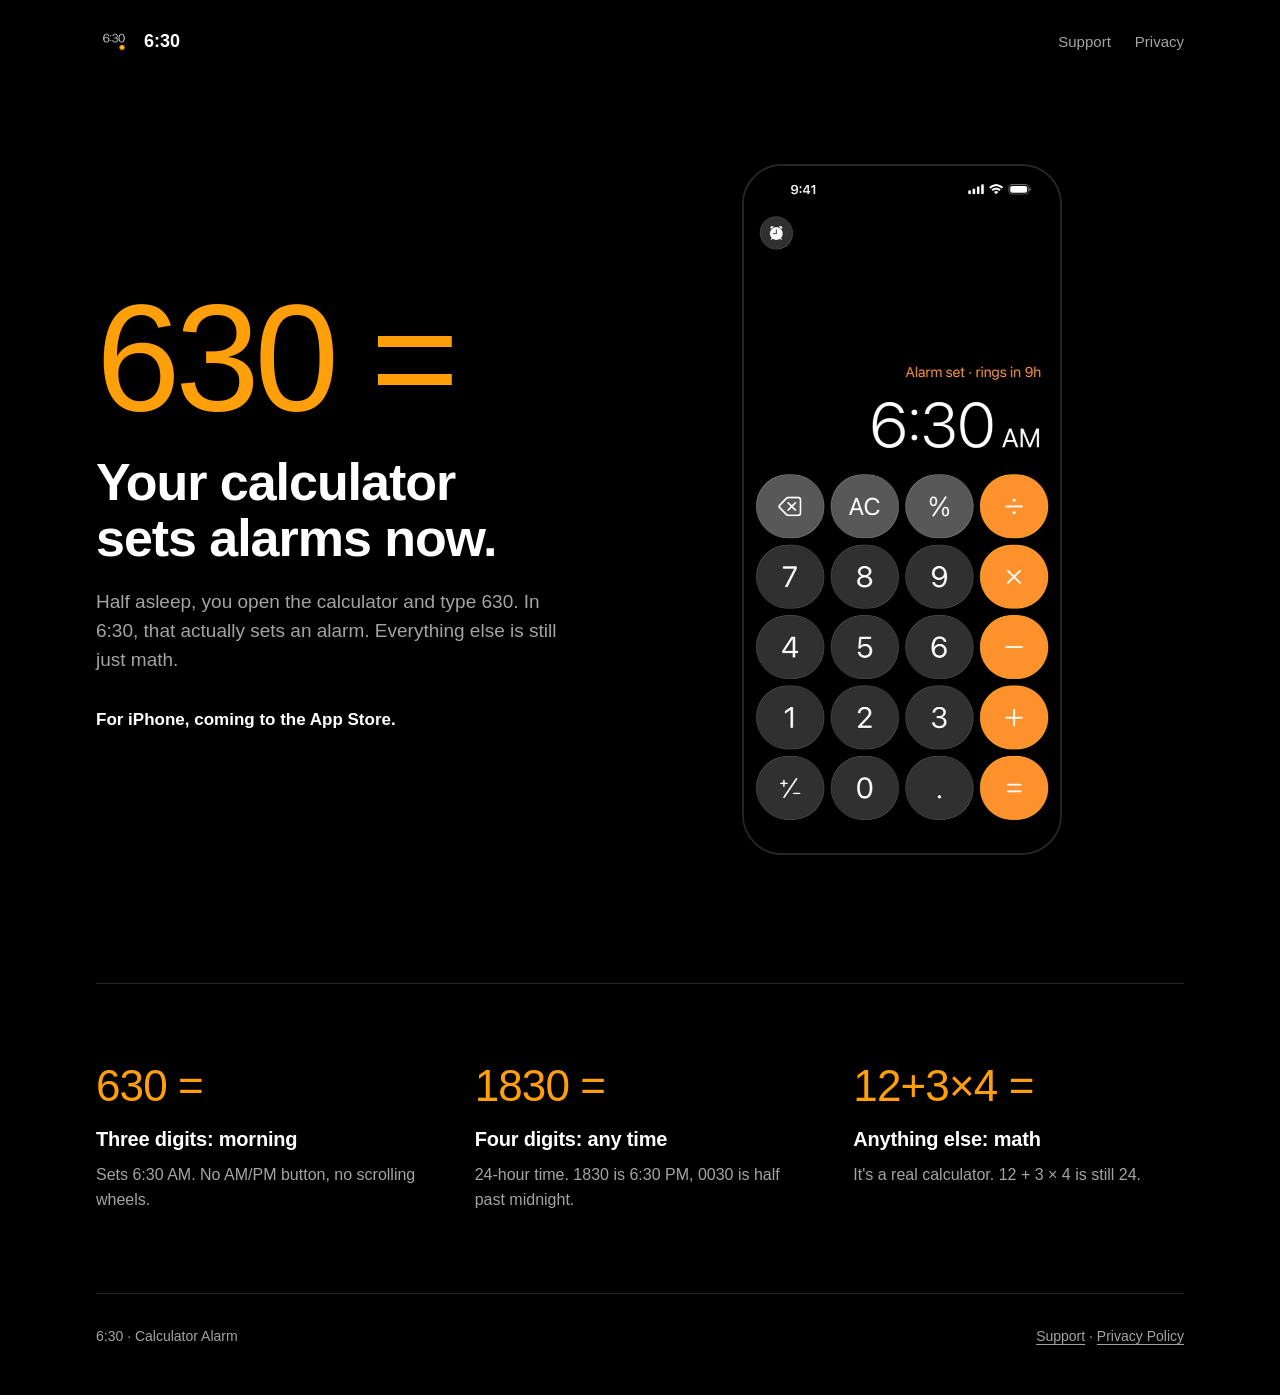
<file: index.html>
<!doctype html>
<html lang="en">
<head>
  <meta charset="utf-8">
  <meta name="viewport" content="width=device-width, initial-scale=1">
  <title>6:30 · Calculator Alarm</title>
  <meta name="description" content="Type 630, press =, go back to sleep. A real iPhone calculator that sets real alarms.">
  <link rel="icon" href="assets/icon.png">
  <link rel="apple-touch-icon" href="assets/icon.png">
  <link rel="stylesheet" href="assets/style.css">
</head>
<body>
  <div class="wrap">
    <header class="site-header">
      <a class="brand" href="./"><img src="assets/icon.png" alt="">6:30</a>
      <nav class="site-nav" aria-label="Site">
        <a href="support.html">Support</a>
        <a href="privacy.html">Privacy</a>
      </nav>
    </header>

    <main>
      <section class="hero">
        <div>
          <p class="display" aria-hidden="true">630 =</p>
          <h1>Your calculator sets alarms now.</h1>
          <p class="lede">Half asleep, you open the calculator and type 630. In 6:30, that actually sets an alarm. Everything else is still just math.</p>
          <p class="availability">For iPhone, coming to the App Store.</p>
        </div>
        <figure>
          <img src="assets/alarm-set.jpg" width="1320" height="2868"
               alt="6:30 on iPhone: the display reads 6:30 AM, Alarm set, rings in 9h, above an orange and gray calculator keypad.">
        </figure>
      </section>

      <section class="rules" aria-label="How it works">
        <div>
          <span class="key" aria-hidden="true">630 =</span>
          <h2>Three digits: morning</h2>
          <p>Sets 6:30 AM. No AM/PM button, no scrolling wheels.</p>
        </div>
        <div>
          <span class="key" aria-hidden="true">1830 =</span>
          <h2>Four digits: any time</h2>
          <p>24-hour time. 1830 is 6:30 PM, 0030 is half past midnight.</p>
        </div>
        <div>
          <span class="key" aria-hidden="true">12+3×4 =</span>
          <h2>Anything else: math</h2>
          <p>It's a real calculator. 12 + 3 × 4 is still 24.</p>
        </div>
      </section>
    </main>

    <footer class="site-footer">
      <span>6:30 · Calculator Alarm</span>
      <span><a href="support.html">Support</a> · <a href="privacy.html">Privacy Policy</a></span>
    </footer>
  </div>
</body>
</html>
</file>
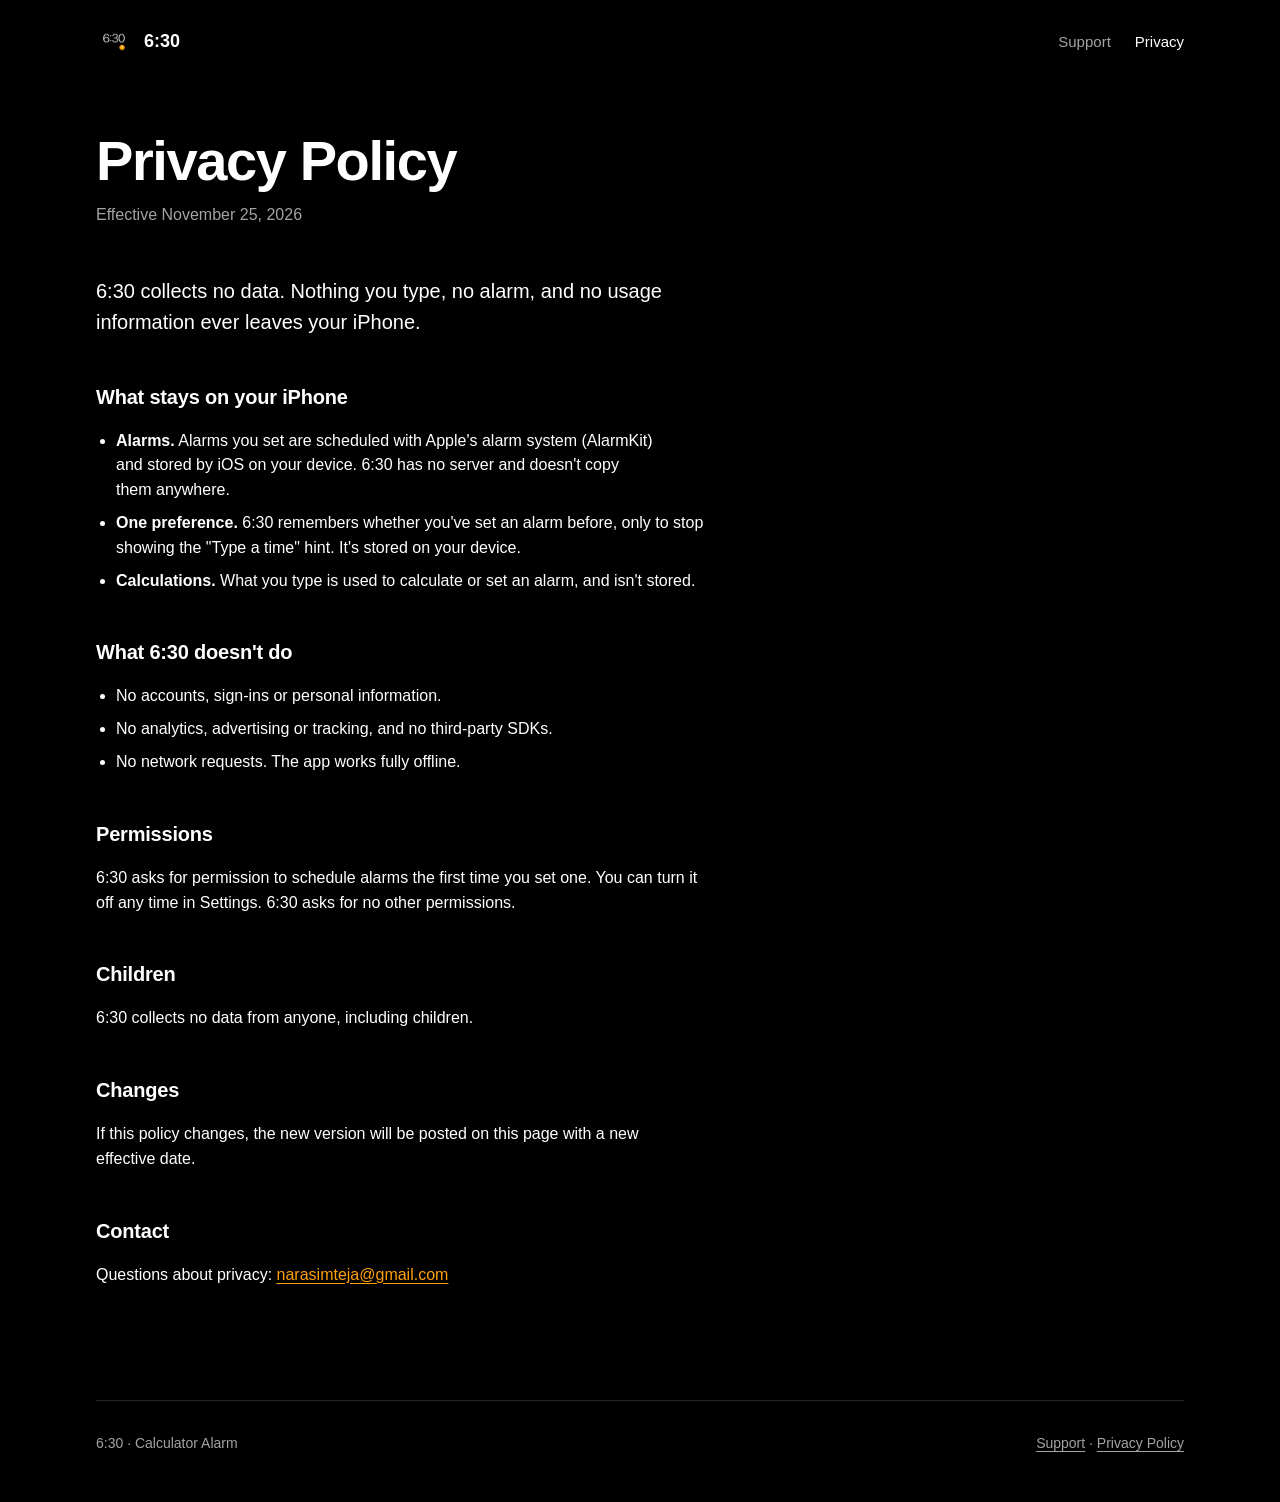
<file: privacy.html>
<!doctype html>
<html lang="en">
<head>
  <meta charset="utf-8">
  <meta name="viewport" content="width=device-width, initial-scale=1">
  <title>Privacy Policy · 6:30</title>
  <meta name="description" content="6:30 collects no data. Alarms stay on your iPhone.">
  <link rel="icon" href="assets/icon.png">
  <link rel="stylesheet" href="assets/style.css">
</head>
<body>
  <div class="wrap">
    <header class="site-header">
      <a class="brand" href="./"><img src="assets/icon.png" alt="">6:30</a>
      <nav class="site-nav" aria-label="Site">
        <a href="support.html">Support</a>
        <a href="privacy.html" aria-current="page">Privacy</a>
      </nav>
    </header>

    <main class="doc">
      <h1>Privacy Policy</h1>
      <p class="updated">Effective November 25, 2026</p>

      <p class="lede">6:30 collects no data. Nothing you type, no alarm, and no usage information ever leaves your iPhone.</p>

      <h2>What stays on your iPhone</h2>
      <ul>
        <li><strong>Alarms.</strong> Alarms you set are scheduled with Apple's alarm system (AlarmKit) and stored by iOS on your device. 6:30 has no server and doesn't copy them anywhere.</li>
        <li><strong>One preference.</strong> 6:30 remembers whether you've set an alarm before, only to stop showing the "Type a time" hint. It's stored on your device.</li>
        <li><strong>Calculations.</strong> What you type is used to calculate or set an alarm, and isn't stored.</li>
      </ul>

      <h2>What 6:30 doesn't do</h2>
      <ul>
        <li>No accounts, sign-ins or personal information.</li>
        <li>No analytics, advertising or tracking, and no third-party SDKs.</li>
        <li>No network requests. The app works fully offline.</li>
      </ul>

      <h2>Permissions</h2>
      <p>6:30 asks for permission to schedule alarms the first time you set one. You can turn it off any time in Settings. 6:30 asks for no other permissions.</p>

      <h2>Children</h2>
      <p>6:30 collects no data from anyone, including children.</p>

      <h2>Changes</h2>
      <p>If this policy changes, the new version will be posted on this page with a new effective date.</p>

      <h2>Contact</h2>
      <p>Questions about privacy: <a href="mailto:narasimteja@gmail.com">narasimteja@gmail.com</a></p>
    </main>

    <footer class="site-footer">
      <span>6:30 · Calculator Alarm</span>
      <span><a href="support.html">Support</a> · <a href="privacy.html">Privacy Policy</a></span>
    </footer>
  </div>
</body>
</html>
</file>
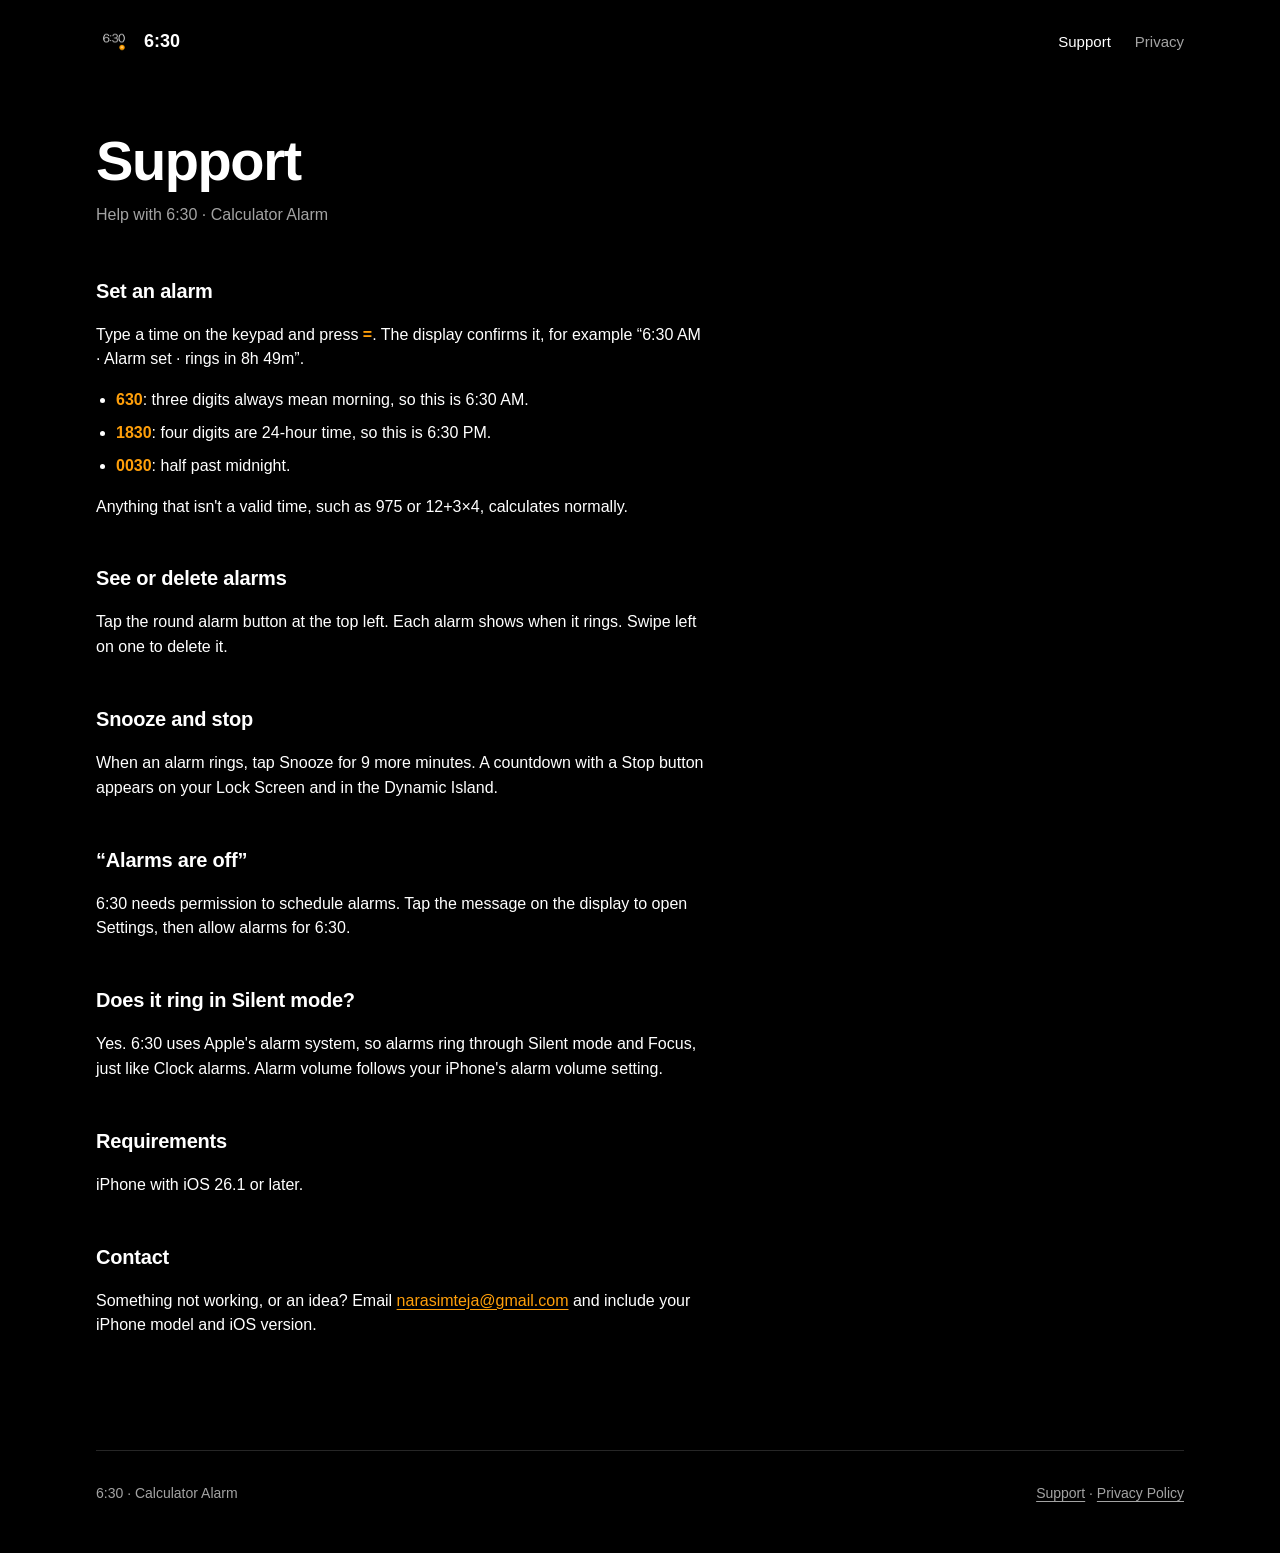
<file: support.html>
<!doctype html>
<html lang="en">
<head>
  <meta charset="utf-8">
  <meta name="viewport" content="width=device-width, initial-scale=1">
  <title>Support · 6:30</title>
  <meta name="description" content="How to set, check and delete alarms in 6:30, and how to get help.">
  <link rel="icon" href="assets/icon.png">
  <link rel="stylesheet" href="assets/style.css">
</head>
<body>
  <div class="wrap">
    <header class="site-header">
      <a class="brand" href="./"><img src="assets/icon.png" alt="">6:30</a>
      <nav class="site-nav" aria-label="Site">
        <a href="support.html" aria-current="page">Support</a>
        <a href="privacy.html">Privacy</a>
      </nav>
    </header>

    <main class="doc">
      <h1>Support</h1>
      <p class="updated">Help with 6:30 · Calculator Alarm</p>

      <h2>Set an alarm</h2>
      <p>Type a time on the keypad and press <kbd>=</kbd>. The display confirms it, for example “6:30 AM · Alarm set · rings in 8h 49m”.</p>
      <ul>
        <li><kbd>630</kbd>: three digits always mean morning, so this is 6:30 AM.</li>
        <li><kbd>1830</kbd>: four digits are 24-hour time, so this is 6:30 PM.</li>
        <li><kbd>0030</kbd>: half past midnight.</li>
      </ul>
      <p>Anything that isn't a valid time, such as 975 or 12+3×4, calculates normally.</p>

      <h2>See or delete alarms</h2>
      <p>Tap the round alarm button at the top left. Each alarm shows when it rings. Swipe left on one to delete it.</p>

      <h2>Snooze and stop</h2>
      <p>When an alarm rings, tap Snooze for 9 more minutes. A countdown with a Stop button appears on your Lock Screen and in the Dynamic Island.</p>

      <h2>“Alarms are off”</h2>
      <p>6:30 needs permission to schedule alarms. Tap the message on the display to open Settings, then allow alarms for 6:30.</p>

      <h2>Does it ring in Silent mode?</h2>
      <p>Yes. 6:30 uses Apple's alarm system, so alarms ring through Silent mode and Focus, just like Clock alarms. Alarm volume follows your iPhone's alarm volume setting.</p>

      <h2>Requirements</h2>
      <p>iPhone with iOS 26.1 or later.</p>

      <h2>Contact</h2>
      <p>Something not working, or an idea? Email <a href="mailto:narasimteja@gmail.com?subject=6%3A30%20support">narasimteja@gmail.com</a> and include your iPhone model and iOS version.</p>
    </main>

    <footer class="site-footer">
      <span>6:30 · Calculator Alarm</span>
      <span><a href="support.html">Support</a> · <a href="privacy.html">Privacy Policy</a></span>
    </footer>
  </div>
</body>
</html>
</file>
<file: assets/style.css>
:root {
  --black: #000;
  --orange: #ff9f0a;      /* iOS system orange, dark */
  --ink: #fff;
  --muted: #a3a3a3;       /* 8.4:1 on black */
  --rule: #262626;
  --measure: 38rem;
  color-scheme: dark;
}

* { box-sizing: border-box; }

html {
  background: var(--black);
  color: var(--ink);
  font-family: -apple-system, BlinkMacSystemFont, "SF Pro Text", "Helvetica Neue", Arial, sans-serif;
  font-size: 100%;
  line-height: 1.55;
  -webkit-font-smoothing: antialiased;
  text-size-adjust: 100%;
}

body { margin: 0; }

a { color: var(--orange); text-underline-offset: 0.18em; }
a:hover { text-decoration-thickness: 2px; }
a:focus-visible { outline: 2px solid var(--orange); outline-offset: 3px; border-radius: 2px; }

.wrap {
  width: min(100% - 2.5rem, 68rem);
  margin-inline: auto;
}

/* Header */
.site-header {
  display: flex;
  align-items: center;
  justify-content: space-between;
  padding-block: 1.5rem;
}
.brand {
  display: inline-flex;
  align-items: center;
  gap: 0.75rem;
  color: var(--ink);
  text-decoration: none;
  font-weight: 600;
  font-size: 1.125rem;
}
.brand img { width: 2.25rem; height: 2.25rem; border-radius: 22.37%; }
.site-nav { display: flex; gap: 1.5rem; font-size: 0.9375rem; }
.site-nav a { color: var(--muted); text-decoration: none; }
.site-nav a:hover, .site-nav a[aria-current="page"] { color: var(--ink); }

/* Home */
.hero {
  display: grid;
  grid-template-columns: 1fr;
  gap: 3rem;
  align-items: center;
  padding-block: 3rem 6rem;
}
@media (min-width: 56rem) {
  .hero { grid-template-columns: 1.15fr 0.85fr; padding-block: 5rem 8rem; }
}
.display {
  font-family: -apple-system, BlinkMacSystemFont, "SF Pro Display", "Helvetica Neue", Arial, sans-serif;
  font-weight: 200;
  font-size: clamp(5rem, 16vw, 9.5rem);
  line-height: 0.95;
  letter-spacing: -0.035em;
  color: var(--orange);
  margin: 0;
}
.hero h1 {
  font-size: clamp(2rem, 4.2vw, 3.25rem);
  line-height: 1.08;
  letter-spacing: -0.02em;
  font-weight: 600;
  margin: 1.5rem 0 1.25rem;
  text-wrap: balance;
}
.hero .lede { color: var(--muted); font-size: 1.1875rem; max-width: 30rem; margin: 0; text-wrap: pretty; }
.hero .availability { margin: 2rem 0 0; font-size: 1.0625rem; color: var(--ink); font-weight: 600; }
.hero figure { margin: 0; justify-self: center; }
.hero img {
  display: block;
  width: min(100%, 20rem);
  height: auto;
  border-radius: 2.5rem;
  border: 2px solid var(--rule);
}

.rules {
  border-top: 1px solid var(--rule);
  padding-block: 5rem;
  display: grid;
  gap: 3rem;
}
@media (min-width: 48rem) { .rules { grid-template-columns: repeat(3, 1fr); } }
.rules h2 { font-size: 1.25rem; margin: 0 0 0.5rem; letter-spacing: -0.01em; }
.rules p { color: var(--muted); margin: 0; }
.rules .key { color: var(--orange); font-weight: 300; font-size: 2.75rem; letter-spacing: -0.02em; line-height: 1; margin-bottom: 1rem; display: block; }

/* Documents */
.doc { max-width: var(--measure); padding-block: 3rem 6rem; }
.doc h1 { font-size: clamp(2.25rem, 6vw, 3.5rem); line-height: 1.05; letter-spacing: -0.025em; margin: 0 0 0.75rem; }
.doc .updated { color: var(--muted); margin: 0 0 3rem; }
.doc h2 { font-size: 1.25rem; letter-spacing: -0.01em; margin: 2.75rem 0 0.75rem; }
.doc p, .doc li { color: var(--ink); text-wrap: pretty; }
.doc ul { padding-left: 1.25rem; }
.doc li + li { margin-top: 0.5rem; }
.doc .lede { font-size: 1.25rem; color: var(--ink); }
.doc kbd {
  font: inherit;
  color: var(--orange);
  font-weight: 600;
}

/* Footer */
.site-footer {
  border-top: 1px solid var(--rule);
  padding-block: 2rem 3rem;
  color: var(--muted);
  font-size: 0.875rem;
  display: flex;
  flex-wrap: wrap;
  gap: 0.5rem 1.5rem;
  justify-content: space-between;
}
.site-footer a { color: var(--muted); }
</file>
